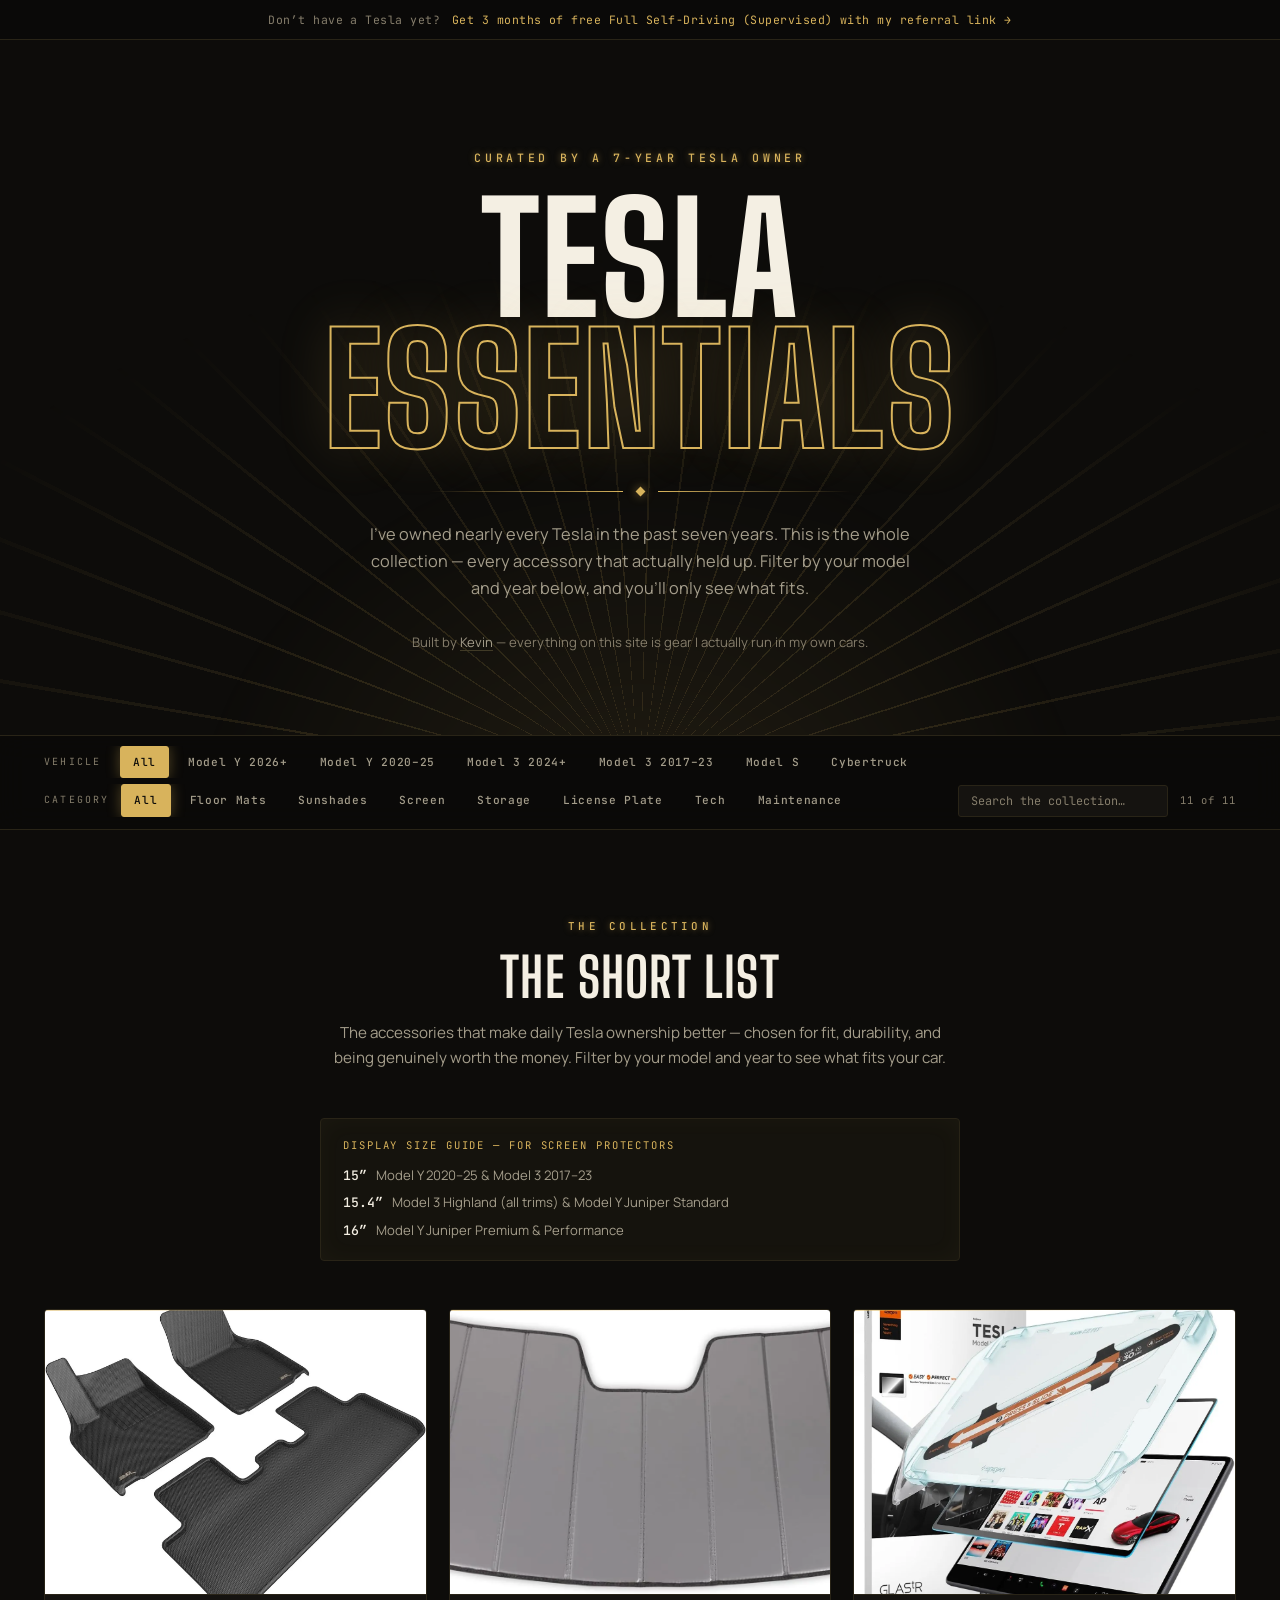
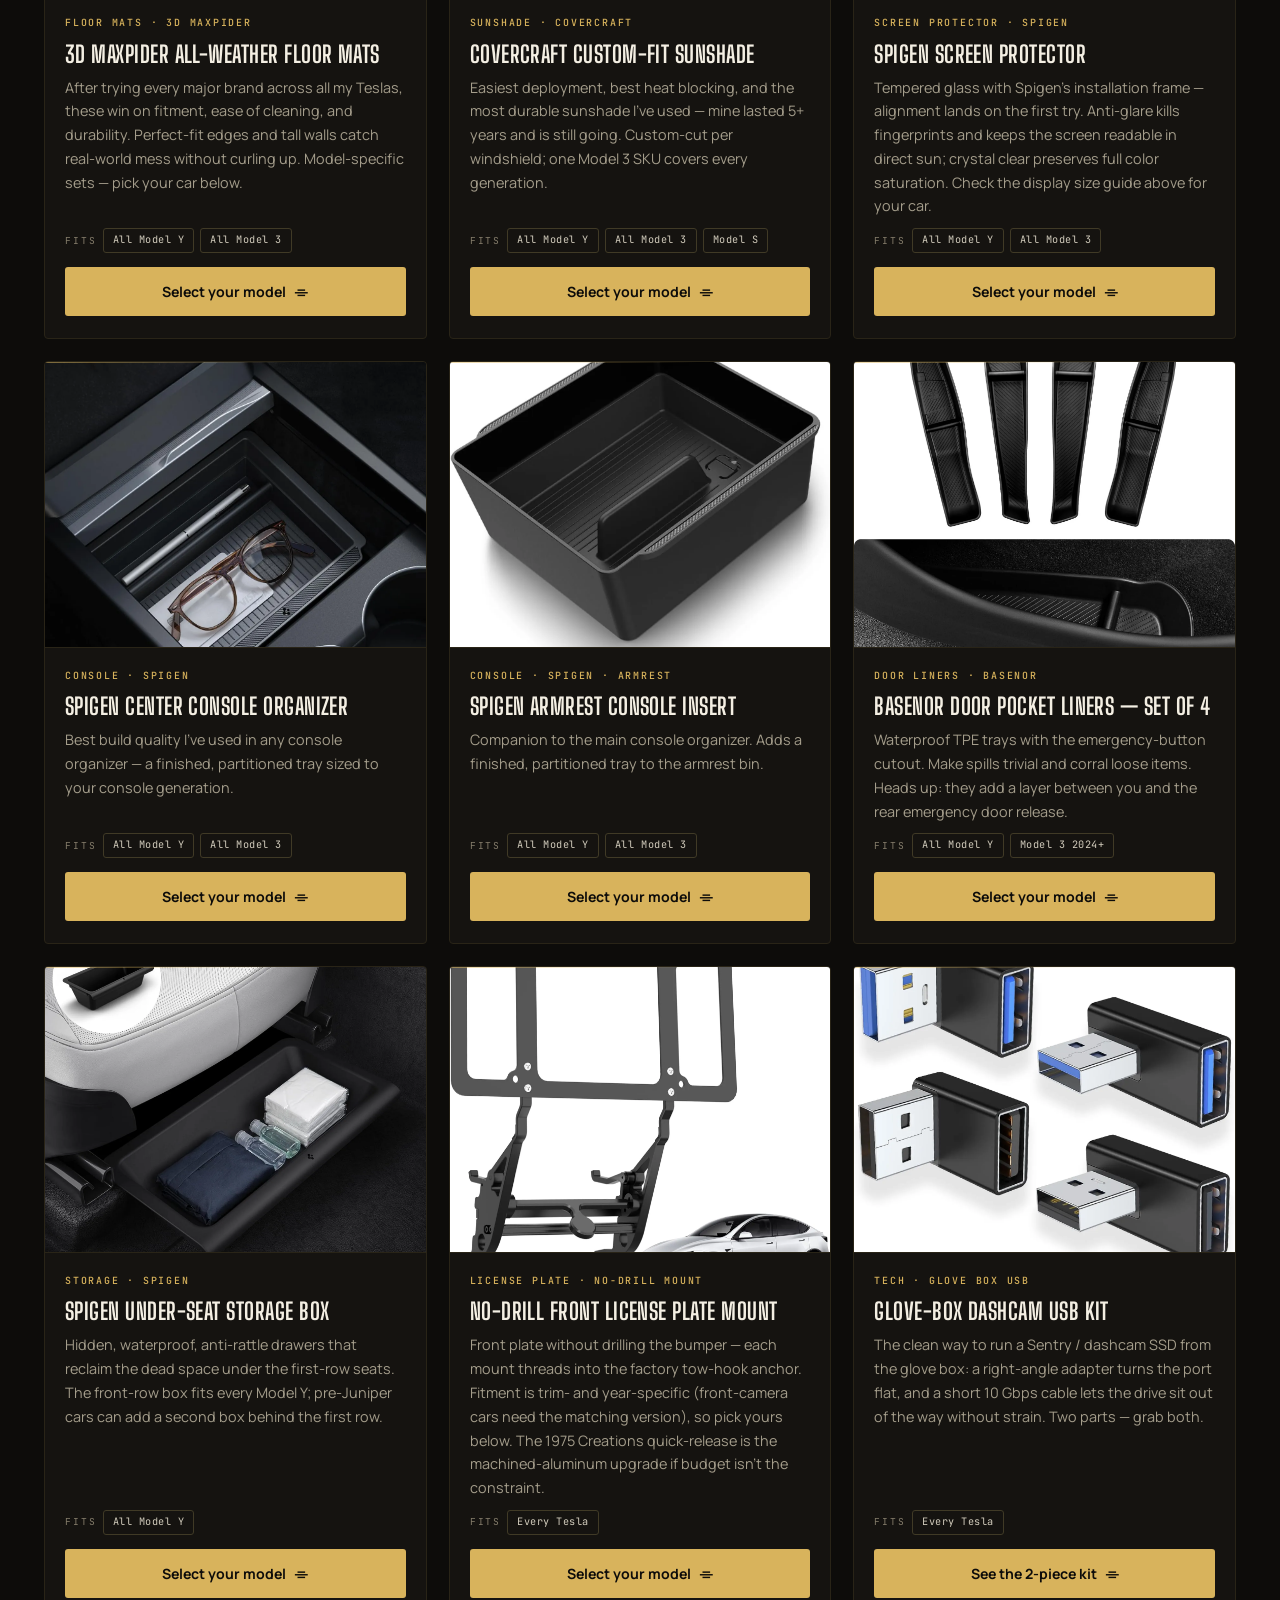
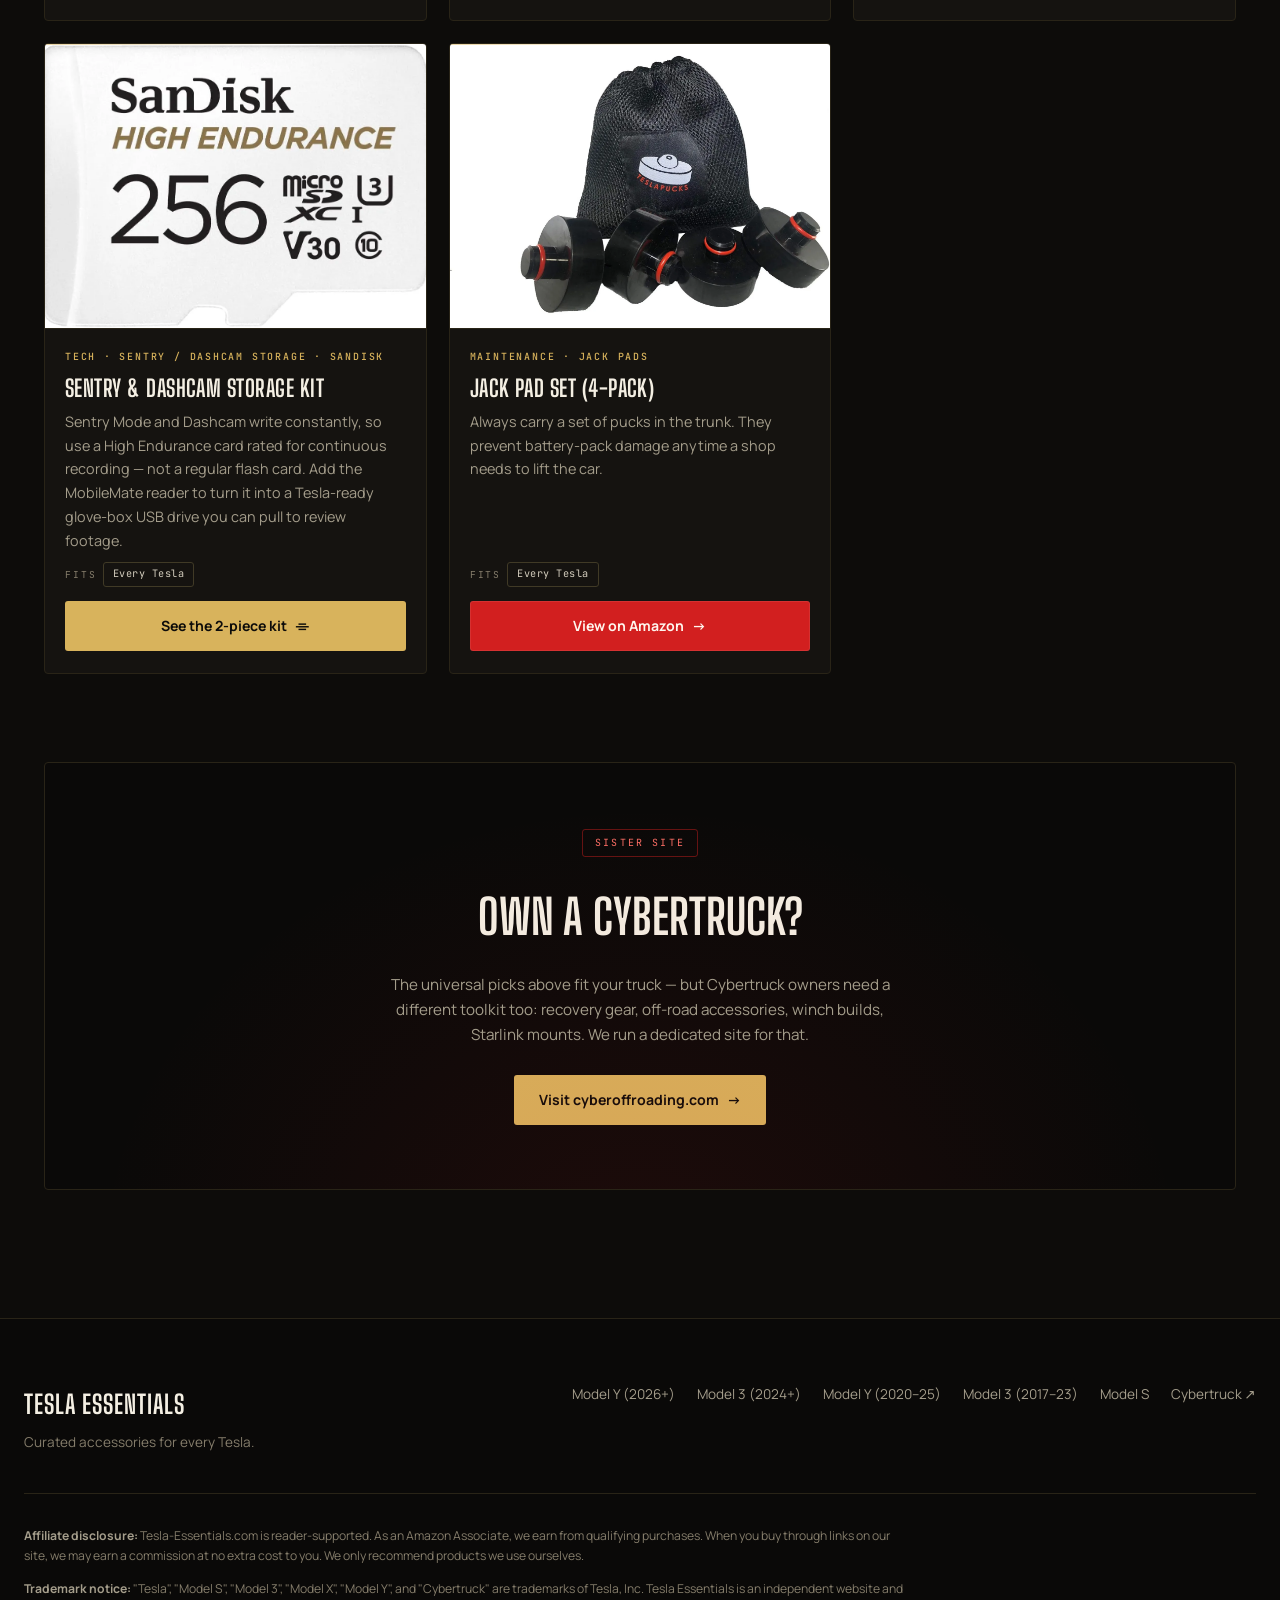
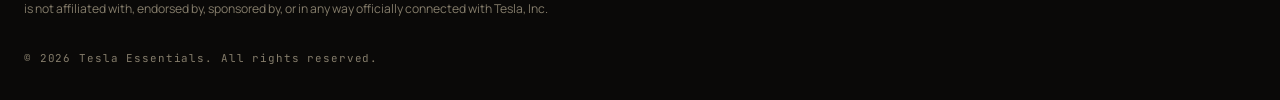
<file: index.html>
<!DOCTYPE html>
<html lang="en">
<head>
  <meta charset="UTF-8">
  <meta name="viewport" content="width=device-width, initial-scale=1.0, viewport-fit=cover">
  <meta name="theme-color" content="#0d0c0a">

  <title>Tesla Essentials — Best Accessories for Model 3, Y, S, X &amp; Cybertruck</title>
  <meta name="description" content="The essential accessories for every Tesla Model 3, Model Y, Model S, Model X, and Cybertruck — floor mats, sunshades, screen protectors, console organizers, jack pads. Curated by a 7-year Tesla owner.">
  <link rel="canonical" href="https://tesla-essentials.com/">

  <!-- Open Graph -->
  <meta property="og:type" content="website">
  <meta property="og:url" content="https://tesla-essentials.com/">
  <meta property="og:title" content="Tesla Essentials — Best Accessories for Model 3, Y, S, X &amp; Cybertruck">
  <meta property="og:description" content="The essential accessories for every Tesla. Floor mats, sunshades, screen protectors, jack pads — handpicked by a 7-year Tesla owner.">
  <meta property="og:image" content="https://tesla-essentials.com/images/brand/og-image.jpg">
  <meta property="og:image:width" content="1200">
  <meta property="og:image:height" content="630">
  <meta property="og:image:alt" content="Tesla Essentials — curated accessories for every Model 3, Y, S and Cybertruck">
  <meta property="og:site_name" content="Tesla Essentials">

  <!-- Twitter Card -->
  <meta name="twitter:card" content="summary_large_image">
  <meta name="twitter:title" content="Tesla Essentials — Best Accessories for Every Tesla">
  <meta name="twitter:description" content="Floor mats, sunshades, screen protectors, jack pads — curated by a 7-year Tesla owner.">
  <meta name="twitter:image" content="https://tesla-essentials.com/images/brand/og-image.jpg">

  <!-- Favicon -->
  <link rel="icon" href="/favicon.ico" sizes="any">
  <link rel="apple-touch-icon" href="/apple-touch-icon.png">

  <!-- Fonts -->
  <link rel="preconnect" href="https://fonts.googleapis.com">
  <link rel="preconnect" href="https://fonts.gstatic.com" crossorigin>
  <link href="https://fonts.googleapis.com/css2?family=Big+Shoulders+Display:wght@600;700;800&family=Manrope:wght@400;500;600;700&family=JetBrains+Mono:wght@400;500&display=swap" rel="stylesheet">

  <!-- Stylesheet -->
  <link rel="stylesheet" href="css/style.css?v=20">

  <!-- JSON-LD: WebSite -->
  <script type="application/ld+json">
  {
    "@context": "https://schema.org",
    "@type": "WebSite",
    "name": "Tesla Essentials",
    "url": "https://tesla-essentials.com/",
    "description": "Curated essential accessories for Tesla Model 3, Y, S, X, and Cybertruck."
  }
  </script>

  <!-- JSON-LD: Organization -->
  <script type="application/ld+json">
  {
    "@context": "https://schema.org",
    "@type": "Organization",
    "name": "Tesla Essentials",
    "url": "https://tesla-essentials.com/",
    "description": "Independent guide to essential accessories for Tesla owners. Not affiliated with Tesla, Inc.",
    "sameAs": [
      "https://x.com/kchau"
    ],
    "founder": {
      "@type": "Person",
      "name": "Kevin",
      "sameAs": "https://x.com/kchau"
    }
  }
  </script>

  <!-- JSON-LD: ItemList of model views -->
  <script type="application/ld+json">
  {
    "@context": "https://schema.org",
    "@type": "ItemList",
    "name": "Tesla accessories by model",
    "itemListElement": [
      { "@type": "ListItem", "position": 1, "name": "Model Y (2026+) accessories", "url": "https://tesla-essentials.com/#y-2026" },
      { "@type": "ListItem", "position": 2, "name": "Model 3 (2024+) accessories", "url": "https://tesla-essentials.com/#m3-2024" },
      { "@type": "ListItem", "position": 3, "name": "Model Y (2020–25) accessories", "url": "https://tesla-essentials.com/#y-2020" },
      { "@type": "ListItem", "position": 4, "name": "Model 3 (2017–23) accessories", "url": "https://tesla-essentials.com/#m3-2017" },
      { "@type": "ListItem", "position": 5, "name": "Model S accessories", "url": "https://tesla-essentials.com/#model-s" },
      { "@type": "ListItem", "position": 6, "name": "Cybertruck accessories", "url": "https://tesla-essentials.com/#cybertruck" }
    ]
  }
  </script>
</head>
<body>

  <a class="skip-link" href="#collection">Skip to the collection</a>

  <!-- ============================================================
       REFERRAL STRIP — Tesla referral perk for not-yet-owners
       ============================================================ -->
  <a class="referral-bar" href="https://ts.la/kevin29568" target="_blank" rel="nofollow sponsored noopener noreferrer">
    <span class="referral-bar__inner">
      <span class="referral-bar__q">Don&rsquo;t have a Tesla yet?</span>
      <span class="referral-bar__offer">Get 3 months of free Full Self-Driving (Supervised) with my referral&nbsp;link&nbsp;<span class="referral-bar__arrow" aria-hidden="true">&rarr;</span></span>
    </span>
  </a>

  <!-- ============================================================
       HERO — sunburst marquee
       ============================================================ -->
  <header class="hero" role="banner">
    <div class="hero__rays" aria-hidden="true"></div>
    <div class="hero__content">
      <p class="hero__eyebrow">Curated by a 7-year Tesla owner</p>
      <h1 class="hero__title"><span class="hero__title-line1">Tesla</span> <span class="hero__title-line2">Essentials</span></h1>
      <div class="deco-rule" aria-hidden="true"><span class="deco-rule__diamond"></span></div>
      <p class="hero__sub">I&rsquo;ve owned nearly every Tesla in the past seven years. This is the whole collection &mdash; every accessory that actually held up. Filter by your model and year below, and you&rsquo;ll only see what fits.</p>
      <p class="hero__owner">Built by <a href="https://x.com/kchau" target="_blank" rel="noopener noreferrer">Kevin</a> &mdash; everything on this site is gear I actually run in my own cars.</p>
    </div>
  </header>

  <!-- ============================================================
       STICKY TOOLBAR — vehicle + category filters, search
       ============================================================ -->
  <div class="toolbar" id="toolbar">
    <div class="toolbar__inner">
      <div class="toolbar__row toolbar__row--vehicles" role="group" aria-label="Filter by vehicle">
        <span class="toolbar__label" aria-hidden="true">Vehicle</span>
        <button class="filter-chip is-active" type="button" data-vehicle="all" aria-pressed="true">All</button>
        <button class="filter-chip" type="button" data-vehicle="y26" aria-pressed="false">Model Y 2026+</button>
        <button class="filter-chip" type="button" data-vehicle="y20" aria-pressed="false">Model Y 2020–25</button>
        <button class="filter-chip" type="button" data-vehicle="m324" aria-pressed="false">Model 3 2024+</button>
        <button class="filter-chip" type="button" data-vehicle="m317" aria-pressed="false">Model 3 2017–23</button>
        <button class="filter-chip" type="button" data-vehicle="s" aria-pressed="false">Model S</button>
        <button class="filter-chip" type="button" data-vehicle="ct" aria-pressed="false">Cybertruck</button>
      </div>
      <div class="toolbar__row toolbar__row--categories">
        <div class="toolbar__cats" role="group" aria-label="Filter by category">
          <span class="toolbar__label" aria-hidden="true">Category</span>
          <button class="filter-chip is-active" type="button" data-cat="all" aria-pressed="true">All</button>
          <button class="filter-chip" type="button" data-cat="mats" aria-pressed="false">Floor Mats</button>
          <button class="filter-chip" type="button" data-cat="shade" aria-pressed="false">Sunshades</button>
          <button class="filter-chip" type="button" data-cat="screen" aria-pressed="false">Screen</button>
          <button class="filter-chip" type="button" data-cat="storage" aria-pressed="false">Storage</button>
          <button class="filter-chip" type="button" data-cat="plate" aria-pressed="false">License Plate</button>
          <button class="filter-chip" type="button" data-cat="tech" aria-pressed="false">Tech</button>
          <button class="filter-chip" type="button" data-cat="maint" aria-pressed="false">Maintenance</button>
        </div>
        <div class="toolbar__search">
          <label class="sr-only" for="search">Search the collection</label>
          <input type="search" id="search" placeholder="Search the collection&hellip;" autocomplete="off">
          <span class="toolbar__count" aria-live="polite" id="count">11 of 11</span>
        </div>
      </div>
    </div>
  </div>

  <main id="main">

    <!-- ============================================================
         THE COLLECTION — one grid, filtered by vehicle / category / search
         ============================================================ -->
    <section id="collection" class="section" aria-labelledby="collection-title">
      <div class="section__header">
        <p class="section__eyebrow">The Collection</p>
        <h2 id="collection-title">The short list</h2>
        <p class="section__intro">The accessories that make daily Tesla ownership better &mdash; chosen for fit, durability, and being genuinely worth the money. Filter by your model and year to see what fits your car.</p>
      </div>

      <aside class="guide-plaque" aria-label="Center display size guide">
        <p class="guide-plaque__title">Display size guide <span aria-hidden="true">&mdash;</span> for screen protectors</p>
        <ul>
          <li><strong>15&Prime;</strong> Model Y 2020–25 &amp; Model 3 2017–23</li>
          <li><strong>15.4&Prime;</strong> Model 3 Highland (all trims) &amp; Model Y Juniper Standard</li>
          <li><strong>16&Prime;</strong> Model Y Juniper Premium &amp; Performance</li>
        </ul>
      </aside>

      <div class="product-grid" id="grid">

        <!-- ─────────── FLOOR MATS ─────────── -->

        <article class="product-card" data-fits="y26 y20 m324 m317" data-cat="mats">
          <div class="product-card__image">
            <picture>
              <source srcset="images/products/floor-mats-new-my/photo-1600.webp" type="image/webp">
              <img src="images/products/floor-mats-new-my/photo-1600.jpg" alt="3D MAXpider all-weather floor mats for Tesla Model 3 and Model Y" loading="lazy" width="400" height="300">
            </picture>
          </div>
          <div class="product-card__info">
            <p class="product-card__kicker">Floor Mats &middot; 3D MAXpider</p>
            <h3>3D MAXpider All-Weather Floor Mats</h3>
            <p class="product-card__review">After trying every major brand across all my Teslas, these win on fitment, ease of cleaning, and durability. Perfect-fit edges and tall walls catch real-world mess without curling up. Model-specific sets &mdash; pick your car below.</p>
            <p class="product-card__fits"><span class="product-card__fits-label">Fits</span> <span class="fit-chip">All Model Y</span> <span class="fit-chip">All Model 3</span></p>
            <p class="product-card__ctas-label">Select your model</p>
            <div class="product-card__ctas">
              <a href="https://amzn.to/493FJTx" class="cta-button" target="_blank" rel="nofollow sponsored noopener noreferrer">Model Y 2026+</a>
              <a href="https://amzn.to/423Vk1D" class="cta-button" target="_blank" rel="nofollow sponsored noopener noreferrer">Model Y 2020–25</a>
              <a href="https://amzn.to/4vXu8iE" class="cta-button" target="_blank" rel="nofollow sponsored noopener noreferrer">Model 3 2024+</a>
              <a href="https://amzn.to/48x6NdM" class="cta-button" target="_blank" rel="nofollow sponsored noopener noreferrer">Model 3 2017–23</a>
            </div>
          </div>
        </article>

        <!-- ─────────── SUNSHADES ─────────── -->

        <article class="product-card" data-fits="y26 y20 m324 m317 s" data-cat="shade">
          <div class="product-card__image">
            <picture>
              <source srcset="images/products/sunshade-new-my/photo-1600.webp" type="image/webp">
              <img src="images/products/sunshade-new-my/photo-1600.jpg" alt="Covercraft custom-fit windshield sunshade for Tesla" loading="lazy" width="400" height="300">
            </picture>
          </div>
          <div class="product-card__info">
            <p class="product-card__kicker">Sunshade &middot; Covercraft</p>
            <h3>Covercraft Custom-Fit Sunshade</h3>
            <p class="product-card__review">Easiest deployment, best heat blocking, and the most durable sunshade I&rsquo;ve used &mdash; mine lasted 5+ years and is still going. Custom-cut per windshield; one Model 3 SKU covers every generation.</p>
            <p class="product-card__fits"><span class="product-card__fits-label">Fits</span> <span class="fit-chip">All Model Y</span> <span class="fit-chip">All Model 3</span> <span class="fit-chip">Model S</span></p>
            <p class="product-card__ctas-label">Select your model</p>
            <div class="product-card__ctas">
              <a href="https://amzn.to/4cBZWSJ" class="cta-button" target="_blank" rel="nofollow sponsored noopener noreferrer">Model Y 2026+</a>
              <a href="https://amzn.to/4cFjQwg" class="cta-button" target="_blank" rel="nofollow sponsored noopener noreferrer">Model Y 2020–25</a>
              <a href="https://amzn.to/4mZHLtI" class="cta-button" target="_blank" rel="nofollow sponsored noopener noreferrer">Model 3 &middot; all years</a>
              <a href="https://www.amazon.com/dp/B00DK1BJVA?tag=kchau06-20" class="cta-button" target="_blank" rel="nofollow sponsored noopener noreferrer">Model S &middot; all years</a>
            </div>
          </div>
        </article>

        <!-- ─────────── SCREEN PROTECTION ─────────── -->

        <article class="product-card" data-fits="y26 y20 m324 m317" data-cat="screen">
          <div class="product-card__image">
            <picture>
              <source srcset="images/products/screen-15-4-anti/photo-1600.webp" type="image/webp">
              <img src="images/products/screen-15-4-anti/photo-1600.jpg" alt="Spigen tempered glass screen protector for Tesla center displays" loading="lazy" width="400" height="300">
            </picture>
          </div>
          <div class="product-card__info">
            <p class="product-card__kicker">Screen Protector &middot; Spigen</p>
            <h3>Spigen Screen Protector</h3>
            <p class="product-card__review">Tempered glass with Spigen&rsquo;s installation frame &mdash; alignment lands on the first try. Anti-glare kills fingerprints and keeps the screen readable in direct sun; crystal clear preserves full color saturation. Check the display size guide above for your car.</p>
            <p class="product-card__fits"><span class="product-card__fits-label">Fits</span> <span class="fit-chip">All Model Y</span> <span class="fit-chip">All Model 3</span></p>
            <p class="product-card__ctas-label">Select your model</p>
            <div class="product-card__ctas">
              <a href="https://amzn.to/3QAX6Vu" class="cta-button" data-note="Model Y 2026+ Standard &middot; Model 3 2024+" target="_blank" rel="nofollow sponsored noopener noreferrer">Anti-Glare &middot; 15.4&Prime;</a>
              <a href="https://amzn.to/4n0kEiH" class="cta-button" data-note="Model Y 2026+ Standard &middot; Model 3 2024+" target="_blank" rel="nofollow sponsored noopener noreferrer">Crystal Clear &middot; 15.4&Prime;</a>
              <a href="https://amzn.to/4mTdz3i" class="cta-button" data-note="Model Y 2026+ Premium &amp; Performance" target="_blank" rel="nofollow sponsored noopener noreferrer">16&Prime; display</a>
              <a href="https://amzn.to/3QtvZM7" class="cta-button" data-note="Model Y 2020–25 &middot; Model 3 2017–23" target="_blank" rel="nofollow sponsored noopener noreferrer">Crystal Clear &middot; 15&Prime;</a>
            </div>
          </div>
        </article>

        <!-- ─────────── CONSOLE & STORAGE ─────────── -->

        <article class="product-card" data-fits="y26 y20 m324 m317" data-cat="storage">
          <div class="product-card__image">
            <picture>
              <source srcset="images/products/organizer-new/photo-1600.webp" type="image/webp">
              <img src="images/products/organizer-new/photo-1600.jpg" alt="Spigen center console organizer for Tesla Model Y and Model 3" loading="lazy" width="400" height="300">
            </picture>
          </div>
          <div class="product-card__info">
            <p class="product-card__kicker">Console &middot; Spigen</p>
            <h3>Spigen Center Console Organizer</h3>
            <p class="product-card__review">Best build quality I&rsquo;ve used in any console organizer &mdash; a finished, partitioned tray sized to your console generation.</p>
            <p class="product-card__fits"><span class="product-card__fits-label">Fits</span> <span class="fit-chip">All Model Y</span> <span class="fit-chip">All Model 3</span></p>
            <p class="product-card__ctas-label">Select your model</p>
            <div class="product-card__ctas">
              <a href="https://amzn.to/42zONff" class="cta-button" target="_blank" rel="nofollow sponsored noopener noreferrer">New console &middot; 2024+</a>
              <a href="https://amzn.to/4t0RBwE" class="cta-button" target="_blank" rel="nofollow sponsored noopener noreferrer">Classic console &middot; 2017–25</a>
            </div>
          </div>
        </article>

        <article class="product-card" data-fits="y26 y20 m324 m317" data-cat="storage">
          <div class="product-card__image">
            <picture>
              <source srcset="images/products/organizer-armrest-new/photo-1600.webp" type="image/webp">
              <img src="images/products/organizer-armrest-new/photo-1600.jpg" alt="Spigen armrest console insert for Tesla Model Y and Model 3" loading="lazy" width="400" height="300">
            </picture>
          </div>
          <div class="product-card__info">
            <p class="product-card__kicker">Console &middot; Spigen &middot; Armrest</p>
            <h3>Spigen Armrest Console Insert</h3>
            <p class="product-card__review">Companion to the main console organizer. Adds a finished, partitioned tray to the armrest bin.</p>
            <p class="product-card__fits"><span class="product-card__fits-label">Fits</span> <span class="fit-chip">All Model Y</span> <span class="fit-chip">All Model 3</span></p>
            <p class="product-card__ctas-label">Select your model</p>
            <div class="product-card__ctas">
              <a href="https://amzn.to/499UFPV" class="cta-button" target="_blank" rel="nofollow sponsored noopener noreferrer">New console &middot; 2024+</a>
              <a href="https://amzn.to/3OKDf5I" class="cta-button" target="_blank" rel="nofollow sponsored noopener noreferrer">Classic console &middot; 2017–25</a>
            </div>
          </div>
        </article>

        <article class="product-card" data-fits="y26 m324 y20" data-cat="storage">
          <div class="product-card__image">
            <picture>
              <source srcset="images/products/door-liner-new-my/photo-1600.webp" type="image/webp">
              <img src="images/products/door-liner-new-my/photo-1600.jpg" alt="BASENOR door pocket liners for Tesla Model Y and Model 3" loading="lazy" width="400" height="300">
            </picture>
          </div>
          <div class="product-card__info">
            <p class="product-card__kicker">Door Liners &middot; BASENOR</p>
            <h3>BASENOR Door Pocket Liners &mdash; Set of 4</h3>
            <p class="product-card__review">Waterproof TPE trays with the emergency-button cutout. Make spills trivial and corral loose items. Heads up: they add a layer between you and the rear emergency door release.</p>
            <p class="product-card__fits"><span class="product-card__fits-label">Fits</span> <span class="fit-chip">All Model Y</span> <span class="fit-chip">Model 3 2024+</span></p>
            <p class="product-card__ctas-label">Select your model</p>
            <div class="product-card__ctas">
              <a href="https://amzn.to/3OTAPl7" class="cta-button" target="_blank" rel="nofollow sponsored noopener noreferrer">Model Y 2026+</a>
              <a href="https://amzn.to/425knRV" class="cta-button" target="_blank" rel="nofollow sponsored noopener noreferrer">Model Y 2020–25</a>
              <a href="https://amzn.to/4vXWl9c" class="cta-button" target="_blank" rel="nofollow sponsored noopener noreferrer">Model 3 2024+</a>
            </div>
          </div>
        </article>

        <article class="product-card" data-fits="y26 y20" data-cat="storage">
          <div class="product-card__image">
            <picture>
              <source srcset="images/products/storage-front-my/photo-1600.webp" type="image/webp">
              <img src="images/products/storage-front-my/photo-1600.jpg" alt="Spigen under-seat storage box for Tesla Model Y" loading="lazy" width="400" height="300">
            </picture>
          </div>
          <div class="product-card__info">
            <p class="product-card__kicker">Storage &middot; Spigen</p>
            <h3>Spigen Under-Seat Storage Box</h3>
            <p class="product-card__review">Hidden, waterproof, anti-rattle drawers that reclaim the dead space under the first-row seats. The front-row box fits every Model Y; pre-Juniper cars can add a second box behind the first row.</p>
            <p class="product-card__fits"><span class="product-card__fits-label">Fits</span> <span class="fit-chip">All Model Y</span></p>
            <p class="product-card__ctas-label">Select your model</p>
            <div class="product-card__ctas" data-picker="fit">
              <a href="https://amzn.to/4tKLcHo" class="cta-button" data-fits="y26 y20" data-note="Front row &middot; all Model Y" target="_blank" rel="nofollow sponsored noopener noreferrer">Front row</a>
              <a href="https://amzn.to/4vXWtFI" class="cta-button" data-fits="y20" data-note="Rear of first row &middot; 2020–25 only" target="_blank" rel="nofollow sponsored noopener noreferrer">Rear of first row</a>
            </div>
          </div>
        </article>

        <!-- ─────────── LICENSE PLATE ─────────── -->

        <article class="product-card" data-fits="y26 y20 m324 m317 s ct" data-cat="plate">
          <div class="product-card__image">
            <picture>
              <source srcset="images/products/plate-new-my/photo-1600.webp" type="image/webp">
              <img src="images/products/plate-new-my/photo-1600.jpg" alt="No-drill front license plate mount for Tesla" loading="lazy" width="400" height="300">
            </picture>
          </div>
          <div class="product-card__info">
            <p class="product-card__kicker">License Plate &middot; No-Drill Mount</p>
            <h3>No-Drill Front License Plate Mount</h3>
            <p class="product-card__review">Front plate without drilling the bumper &mdash; each mount threads into the factory tow-hook anchor. Fitment is trim- and year-specific (front-camera cars need the matching version), so pick yours below. The 1975 Creations quick-release is the machined-aluminum upgrade if budget isn&rsquo;t the constraint.</p>
            <p class="product-card__fits"><span class="product-card__fits-label">Fits</span> <span class="fit-chip">Every Tesla</span></p>
            <p class="product-card__ctas-label">Select your model</p>
            <div class="product-card__ctas" data-picker="fit">
              <a href="https://amzn.to/4tDyHx3" class="cta-button" data-fits="y26" data-note="Juniper Premium trim only" target="_blank" rel="nofollow sponsored noopener noreferrer">Model Y 2026+</a>
              <a href="https://amzn.to/41XksHn" class="cta-button" data-fits="y20" data-note="Height-adjustable, pre-Juniper" target="_blank" rel="nofollow sponsored noopener noreferrer">Model Y 2020–25</a>
              <a href="https://amzn.to/3R5YOya" class="cta-button" data-fits="m324" data-note="2024–25 Highland &middot; no front camera" target="_blank" rel="nofollow sponsored noopener noreferrer">Model 3 2024–25 (no cam)</a>
              <a href="https://amzn.to/3QyHa6c" class="cta-button" data-fits="m324" data-note="2026+ Standard &amp; Premium &middot; lockable" target="_blank" rel="nofollow sponsored noopener noreferrer">Model 3 2026+ Std / Premium</a>
              <a href="https://amzn.to/4eQhGuV" class="cta-button" data-fits="m324" data-note="2026+ Performance bumper only" target="_blank" rel="nofollow sponsored noopener noreferrer">Model 3 2026+ Performance</a>
              <a href="https://amzn.to/4tGxvsU" class="cta-button" data-fits="m317" data-note="Height-adjustable, pre-Highland" target="_blank" rel="nofollow sponsored noopener noreferrer">Model 3 2017–23</a>
              <a href="https://www.1975creations.com/" class="cta-button" data-fits="y26 y20 m324 m317 s ct" data-note="Premium &middot; machined aluminum, USA-made &middot; model-specific kits for every Tesla" target="_blank" rel="nofollow sponsored noopener noreferrer">1975 Creations (premium)</a>
            </div>
          </div>
        </article>

        <!-- ─────────── TECH ─────────── -->

        <article class="product-card" data-fits="y26 y20 m324 m317 s ct" data-cat="tech">
          <div class="product-card__image">
            <picture>
              <source srcset="images/products/usb-right-angle/photo-1600.webp" type="image/webp">
              <img src="images/products/usb-right-angle/photo-1600.jpg" alt="Glove-box USB adapter and cable kit for Tesla dashcam" loading="lazy" width="400" height="300">
            </picture>
          </div>
          <div class="product-card__info">
            <p class="product-card__kicker">Tech &middot; Glove Box USB</p>
            <h3>Glove-Box Dashcam USB Kit</h3>
            <p class="product-card__review">The clean way to run a Sentry / dashcam SSD from the glove box: a right-angle adapter turns the port flat, and a short 10&nbsp;Gbps cable lets the drive sit out of the way without strain. Two parts &mdash; grab both.</p>
            <p class="product-card__fits"><span class="product-card__fits-label">Fits</span> <span class="fit-chip">Every Tesla</span></p>
            <p class="product-card__ctas-label">Two-part kit</p>
            <div class="product-card__ctas" data-picker="kit">
              <a href="https://amzn.to/4txj3TU" class="cta-button" data-fits="y26 y20 m324 m317 s ct" data-note="AreMe right-angle USB-A adapter &middot; 4-pack" target="_blank" rel="nofollow sponsored noopener noreferrer">90&deg; Adapter</a>
              <a href="https://amzn.to/4t0SmG0" class="cta-button" data-fits="y26 y20 m324 m317 s ct" data-note="Afterplug 5.5&Prime; USB-A → USB-C &middot; 10 Gbps" target="_blank" rel="nofollow sponsored noopener noreferrer">Short Cable</a>
            </div>
          </div>
        </article>

        <article class="product-card" data-fits="y26 y20 m324 m317 s ct" data-cat="tech">
          <div class="product-card__image">
            <picture>
              <source srcset="images/products/microsd-high-endurance/photo-1600.webp" type="image/webp">
              <img src="images/products/microsd-high-endurance/photo-1600.jpg" alt="SanDisk High Endurance microSD card and reader kit for Tesla Sentry Mode" loading="lazy" width="400" height="300">
            </picture>
          </div>
          <div class="product-card__info">
            <p class="product-card__kicker">Tech &middot; Sentry / Dashcam Storage &middot; SanDisk</p>
            <h3>Sentry &amp; Dashcam Storage Kit</h3>
            <p class="product-card__review">Sentry Mode and Dashcam write constantly, so use a High Endurance card rated for continuous recording &mdash; not a regular flash card. Add the MobileMate reader to turn it into a Tesla-ready glove-box USB drive you can pull to review footage.</p>
            <p class="product-card__fits"><span class="product-card__fits-label">Fits</span> <span class="fit-chip">Every Tesla</span></p>
            <p class="product-card__ctas-label">Two-part kit</p>
            <div class="product-card__ctas" data-picker="kit">
              <a href="https://amzn.to/44aVvcB" class="cta-button" data-fits="y26 y20 m324 m317 s ct" data-note="SanDisk High Endurance card &middot; leave it in the car" target="_blank" rel="nofollow sponsored noopener noreferrer">MicroSD Card</a>
              <a href="https://amzn.to/3QSl8vH" class="cta-button" data-fits="y26 y20 m324 m317 s ct" data-note="SanDisk MobileMate USB 3.0 reader" target="_blank" rel="nofollow sponsored noopener noreferrer">Card Reader</a>
            </div>
          </div>
        </article>

        <!-- ─────────── MAINTENANCE ─────────── -->

        <article class="product-card" data-fits="y26 y20 m324 m317 s ct" data-cat="maint">
          <div class="product-card__image">
            <picture>
              <source srcset="images/products/jack-pads/photo-1600.webp" type="image/webp">
              <img src="images/products/jack-pads/photo-1600.jpg" alt="Tesla jack pad pucks set for safe lifting" loading="lazy" width="400" height="300">
            </picture>
          </div>
          <div class="product-card__info">
            <p class="product-card__kicker">Maintenance &middot; Jack Pads</p>
            <h3>Jack Pad Set (4-Pack)</h3>
            <p class="product-card__review">Always carry a set of pucks in the trunk. They prevent battery-pack damage anytime a shop needs to lift the car.</p>
            <p class="product-card__fits"><span class="product-card__fits-label">Fits</span> <span class="fit-chip">Every Tesla</span></p>
            <a href="https://amzn.to/4vRo3UV" class="cta-button" target="_blank" rel="nofollow sponsored noopener noreferrer">View on Amazon</a>
          </div>
        </article>

      </div>

      <div class="grid-empty" id="grid-empty" aria-live="polite" hidden>
        <p class="grid-empty__title">Nothing matches that view.</p>
        <p class="grid-empty__sub">Try a different search, or <button class="grid-empty__reset" type="button" id="reset-filters">show the full collection</button>.</p>
      </div>
    </section>

    <!-- ============================================================
         #cybertruck — cross-promo to sister site
         ============================================================ -->
    <section id="cybertruck-promo" class="section section--feature" aria-labelledby="cybertruck-heading">
      <div class="cybertruck-card">
        <div class="cybertruck-card__badge">Sister site</div>
        <h2 id="cybertruck-heading">Own a Cybertruck?</h2>
        <p class="cybertruck-card__lede">
          The universal picks above fit your truck &mdash; but Cybertruck owners need a different toolkit too: recovery gear, off-road accessories, winch builds, Starlink mounts. We run a dedicated site for that.
        </p>
        <a href="https://cyberoffroading.com/" target="_blank" rel="noopener" class="cta-button cta-button--gold">
          Visit cyberoffroading.com
        </a>
      </div>
    </section>

  </main>

  <!-- ============================================================
       FIT PICKER MODAL — populated from the triggering card
       ============================================================ -->
  <dialog class="fit-modal" id="fit-modal" aria-labelledby="fit-modal-title">
    <div class="fit-modal__panel">
      <button class="fit-modal__close" type="button" aria-label="Close" data-close>&times;</button>
      <p class="fit-modal__kicker" id="fit-modal-kicker"></p>
      <h2 class="fit-modal__title" id="fit-modal-title"></h2>
      <p class="fit-modal__intro" id="fit-modal-intro"></p>
      <ul class="fit-modal__options" id="fit-modal-options"></ul>
      <p class="fit-modal__foot">Opens on Amazon in a new tab</p>
    </div>
  </dialog>

  <!-- ============================================================
       BACK TO TOP
       ============================================================ -->
  <button class="back-to-top" aria-label="Back to top" type="button">
    <svg width="16" height="16" viewBox="0 0 16 16" fill="none" aria-hidden="true">
      <path d="M8 14V2M3 7l5-5 5 5" stroke="currentColor" stroke-width="1.6" stroke-linecap="round" stroke-linejoin="round"/>
    </svg>
  </button>

  <!-- ============================================================
       FOOTER
       ============================================================ -->
  <footer class="site-footer" role="contentinfo">
    <div class="site-footer__inner">
      <div class="site-footer__top">
        <div class="site-footer__brand">
          <p class="site-footer__logo">Tesla Essentials</p>
          <p class="site-footer__tagline">Curated accessories for every Tesla.</p>
        </div>
        <nav class="site-footer__links" aria-label="Footer">
          <a href="#y-2026">Model Y (2026+)</a>
          <a href="#m3-2024">Model 3 (2024+)</a>
          <a href="#y-2020">Model Y (2020–25)</a>
          <a href="#m3-2017">Model 3 (2017–23)</a>
          <a href="#model-s">Model S</a>
          <a href="https://cyberoffroading.com/" target="_blank" rel="noopener">Cybertruck ↗</a>
        </nav>
      </div>

      <div class="site-footer__disclaimer">
        <p><strong>Affiliate disclosure:</strong> Tesla-Essentials.com is reader-supported. As an Amazon Associate, we earn from qualifying purchases. When you buy through links on our site, we may earn a commission at no extra cost to you. We only recommend products we use ourselves.</p>
        <p><strong>Trademark notice:</strong> "Tesla", "Model S", "Model 3", "Model X", "Model Y", and "Cybertruck" are trademarks of Tesla, Inc. Tesla Essentials is an independent website and is not affiliated with, endorsed by, sponsored by, or in any way officially connected with Tesla, Inc.</p>
      </div>

      <p class="site-footer__copyright">&copy; <span id="year">2026</span> Tesla Essentials. All rights reserved.</p>
    </div>
  </footer>

  <script defer src="js/main.js?v=8"></script>
</body>
</html>
</file>
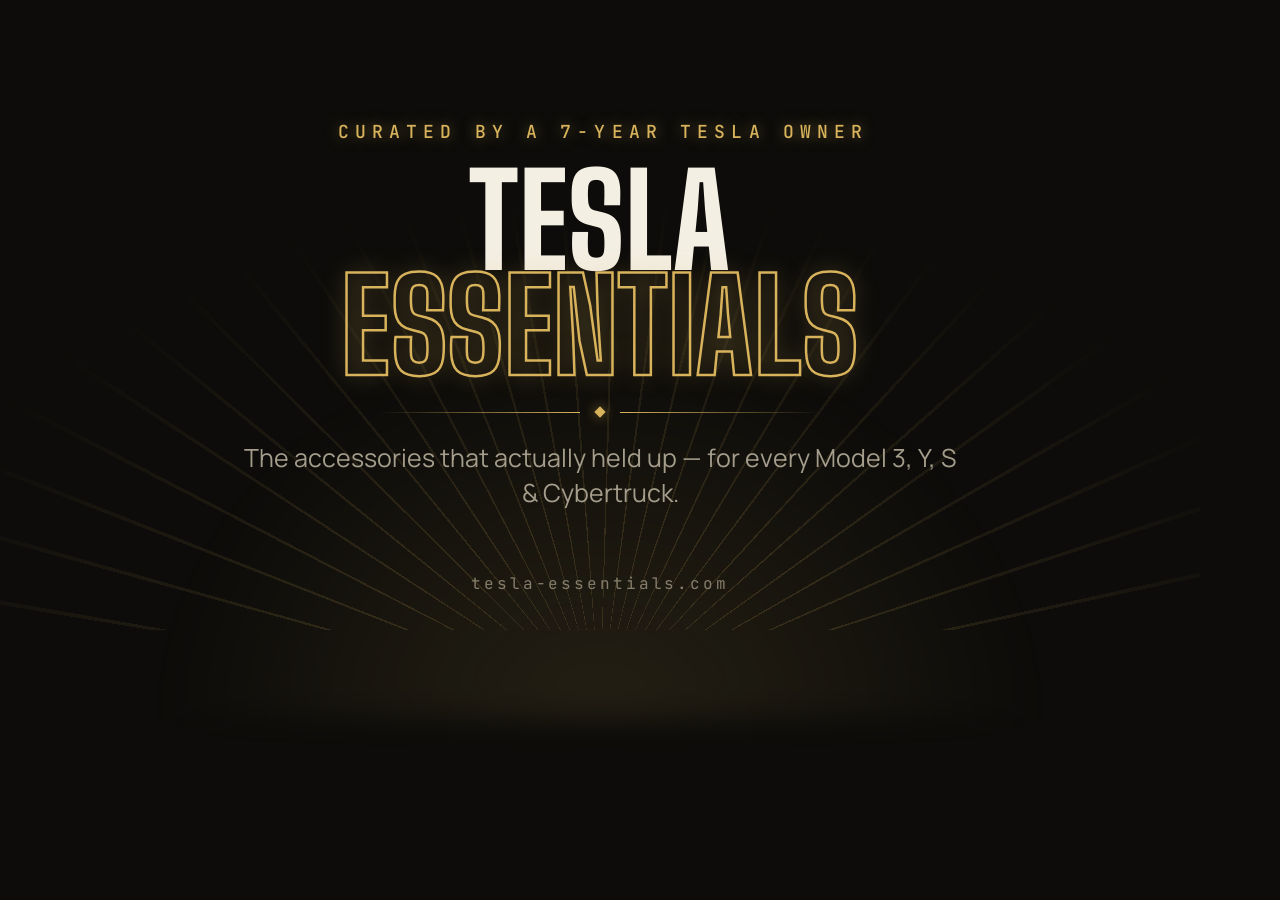
<file: images/brand/og-image.html>
<!DOCTYPE html>
<!--
  Source art-board for images/brand/og-image.jpg (1200x630 social card).
  Mirrors the site hero: onyx ground, champagne sunburst, stacked wordmark.
  Regenerate with:
    "/Applications/Google Chrome.app/Contents/MacOS/Google Chrome" --headless --screenshot=og.png --window-size=1200,630 --hide-scrollbars --virtual-time-budget=10000 file://$(pwd)/images/brand/og-image.html
    sips -s format jpeg -s formatOptions 90 og.png --out images/brand/og-image.jpg
-->
<html lang="en">
<head>
<meta charset="UTF-8">
<link rel="preconnect" href="https://fonts.googleapis.com">
<link rel="preconnect" href="https://fonts.gstatic.com" crossorigin>
<link href="https://fonts.googleapis.com/css2?family=Big+Shoulders+Display:wght@700;800&family=Manrope:wght@400;500&family=JetBrains+Mono:wght@400;500&display=swap" rel="stylesheet">
<style>
  * { margin: 0; padding: 0; box-sizing: border-box; }

  body {
    width: 1200px;
    height: 630px;
    overflow: hidden;
    position: relative;
    background: #0d0c0a;
    font-family: 'Manrope', sans-serif;
  }

  /* Champagne hairline rays fanning up from the horizon (matches .hero__rays) */
  .rays {
    position: absolute;
    inset: 0;
    background: repeating-conic-gradient(
      from 262deg at 50% 112%,
      rgba(216, 179, 92, 0.15) 0deg 0.4deg,
      transparent 0.4deg 5.85deg
    );
    -webkit-mask-image: radial-gradient(ellipse 82% 108% at 50% 112%, #000 26%, transparent 76%);
    mask-image: radial-gradient(ellipse 82% 108% at 50% 112%, #000 26%, transparent 76%);
  }

  /* Soft gold pool behind the headline */
  .pool {
    position: absolute;
    left: 50%;
    bottom: -14%;
    transform: translateX(-50%);
    width: 900px;
    height: 62%;
    background: radial-gradient(ellipse at 50% 100%, rgba(216, 179, 92, 0.12), transparent 70%);
    filter: blur(16px);
  }

  .content {
    position: absolute;
    inset: 0;
    display: flex;
    flex-direction: column;
    align-items: center;
    justify-content: center;
    text-align: center;
  }

  .eyebrow {
    font-family: 'JetBrains Mono', monospace;
    font-weight: 500;
    font-size: 18px;
    letter-spacing: 0.34em;
    text-transform: uppercase;
    color: #d8b35c;
    text-shadow: 0 0 14px rgba(216, 179, 92, 0.5);
    margin-bottom: 26px;
    padding-left: 0.34em;
  }

  .wordmark {
    font-family: 'Big Shoulders Display', sans-serif;
    font-weight: 800;
    text-transform: uppercase;
    line-height: 0.82;
    letter-spacing: 0.015em;
  }

  .wordmark .t { display: block; color: #f4efe3; font-size: 128px; }
  .wordmark .e {
    display: block;
    font-size: 128px;
    color: transparent;
    -webkit-text-stroke: 2.5px #d8b35c;
    text-shadow: 0 0 26px rgba(216, 179, 92, 0.22);
  }

  /* Deco rule ——◆—— */
  .rule {
    display: flex;
    align-items: center;
    justify-content: center;
    gap: 16px;
    width: 440px;
    margin: 30px 0 24px;
  }
  .rule .line { flex: 1; height: 1px; }
  .rule .line.l { background: linear-gradient(90deg, transparent, #d8b35c); }
  .rule .line.r { background: linear-gradient(90deg, #d8b35c, transparent); }
  .rule .diamond {
    width: 8px; height: 8px;
    background: #d8b35c;
    transform: rotate(45deg);
    box-shadow: 0 0 12px rgba(216, 179, 92, 0.6);
  }

  .tagline {
    font-size: 25px;
    line-height: 1.4;
    color: #a49d8b;
    max-width: 720px;
  }

  .domain {
    position: absolute;
    bottom: 36px;
    left: 50%;
    transform: translateX(-50%);
    font-family: 'JetBrains Mono', monospace;
    font-size: 16px;
    letter-spacing: 0.18em;
    color: #857d6b;
  }
</style>
</head>
<body>
  <div class="rays"></div>
  <div class="pool"></div>

  <div class="content">
    <p class="eyebrow">Curated by a 7-year Tesla owner</p>
    <h1 class="wordmark"><span class="t">Tesla</span><span class="e">Essentials</span></h1>
    <div class="rule"><span class="line l"></span><span class="diamond"></span><span class="line r"></span></div>
    <p class="tagline">The accessories that actually held up &mdash; for every Model&nbsp;3, Y, S &amp; Cybertruck.</p>
  </div>

  <p class="domain">tesla-essentials.com</p>
</body>
</html>
</file>
<file: css/style.css>
/* ============================================================
   TESLA ESSENTIALS — "Marquee" design system
   Futuristic art-deco: warm onyx ground, champagne signage,
   Tesla red reserved for action. Glow is earned.
   ============================================================ */

:root {
  /* Surfaces */
  --onyx:      #0d0c0a;   /* page ground */
  --lacquer:   #151310;   /* cards, panels */
  --vault:     #0a0908;   /* deep bands: referral, footer */

  /* Edges (gold-tinted hairlines) */
  --edge:        #292417;
  --edge-strong: #403a26;

  /* Text ramp */
  --ivory:  #f4efe3;   /* headings */
  --linen:  #d3cdbd;   /* body */
  --ash:    #a49d8b;   /* secondary copy */
  --mute:   #857d6b;   /* labels, meta */

  /* Champagne gold — signage, structure, active states */
  --gold:      #d8b35c;
  --gold-hot:  #f2d284;
  --gold-glow: rgba(216, 179, 92, 0.16);

  /* Tesla red — action only */
  --red:      #d21f1f;
  --red-hot:  #ef2f2a;
  --red-text: #ff6f66;

  /* Type */
  --font-display: 'Big Shoulders Display', 'Arial Narrow', sans-serif;
  --font-body:    'Manrope', system-ui, sans-serif;
  --font-mono:    'JetBrains Mono', ui-monospace, monospace;

  /* Layout */
  --max-w: 1240px;

  /* Motion */
  --ease:     cubic-bezier(0.25, 0.1, 0.25, 1);
  --ease-out: cubic-bezier(0.16, 1, 0.3, 1);

  /* Shadows */
  --shadow-md: 0 4px 16px rgba(0, 0, 0, 0.4);
  --shadow-lg: 0 14px 40px rgba(0, 0, 0, 0.5);
}

/* ============================================================
   RESET & BASE
   ============================================================ */

*, *::before, *::after { box-sizing: border-box; }

html {
  scroll-behavior: smooth;
  scroll-padding-top: 140px;
}

body {
  margin: 0;
  background: var(--onyx);
  color: var(--linen);
  font-family: var(--font-body);
  font-size: 1rem;
  line-height: 1.65;
  -webkit-font-smoothing: antialiased;
  text-rendering: optimizeLegibility;
}

img { max-width: 100%; display: block; }

h1, h2, h3 {
  font-family: var(--font-display);
  color: var(--ivory);
  text-transform: uppercase;
  margin: 0;
}

p { margin: 0; }

a { color: var(--gold); }
a:hover { color: var(--gold-hot); }

button {
  font: inherit;
  color: inherit;
  background: none;
  border: none;
  padding: 0;
  cursor: pointer;
}

:focus-visible {
  outline: 2px solid var(--gold);
  outline-offset: 2px;
  border-radius: 2px;
}

.sr-only {
  position: absolute;
  width: 1px; height: 1px;
  padding: 0; margin: -1px;
  overflow: hidden;
  clip: rect(0 0 0 0);
  white-space: nowrap;
  border: 0;
}

.skip-link {
  position: absolute;
  top: -48px;
  left: 16px;
  z-index: 300;
  background: var(--gold);
  color: var(--onyx);
  font-family: var(--font-mono);
  font-size: 0.78rem;
  padding: 10px 16px;
  border-radius: 3px;
  text-decoration: none;
  transition: top 160ms var(--ease);
}
.skip-link:focus { top: 12px; color: var(--onyx); }

/* ============================================================
   REFERRAL STRIP
   ============================================================ */

.referral-bar {
  display: block;
  background: var(--vault);
  border-bottom: 1px solid var(--edge);
  text-decoration: none;
  padding: 10px 20px;
  transition: background 160ms var(--ease);
}
.referral-bar:hover { background: #12100c; }

.referral-bar__inner {
  max-width: var(--max-w);
  margin: 0 auto;
  display: flex;
  flex-wrap: wrap;
  align-items: baseline;
  justify-content: center;
  gap: 4px 12px;
  font-family: var(--font-mono);
  font-size: 0.72rem;
  letter-spacing: 0.04em;
  text-align: center;
}

.referral-bar__q { color: var(--mute); }
.referral-bar__offer { color: var(--gold); }
.referral-bar:hover .referral-bar__offer { color: var(--gold-hot); }
.referral-bar__arrow { display: inline-block; transition: transform 160ms var(--ease); }
.referral-bar:hover .referral-bar__arrow { transform: translateX(3px); }

/* ============================================================
   HERO — sunburst marquee
   ============================================================ */

.hero {
  position: relative;
  isolation: isolate;
  overflow: hidden;
  padding: clamp(80px, 12vh, 140px) 24px clamp(64px, 9vh, 110px);
  text-align: center;
  border-bottom: 1px solid var(--edge);
}

/* Signature: champagne hairline rays fanning up from the horizon */
.hero__rays {
  position: absolute;
  inset: 0;
  z-index: -1;
  background: repeating-conic-gradient(
    from 262deg at 50% 108%,
    rgba(216, 179, 92, 0.13) 0deg 0.35deg,
    transparent 0.35deg 5.85deg
  );
  -webkit-mask-image: radial-gradient(ellipse 85% 100% at 50% 108%, #000 30%, transparent 78%);
  mask-image: radial-gradient(ellipse 85% 100% at 50% 108%, #000 30%, transparent 78%);
}

/* soft ambient pool behind the headline */
.hero__rays::after {
  content: '';
  position: absolute;
  left: 50%;
  bottom: -18%;
  transform: translateX(-50%);
  width: min(920px, 120vw);
  height: 60%;
  background: radial-gradient(ellipse at 50% 100%, rgba(216, 179, 92, 0.10), transparent 70%);
  filter: blur(14px);
}

.hero__content {
  max-width: 880px;
  margin: 0 auto;
  min-width: 0;
}

.hero__eyebrow {
  font-family: var(--font-mono);
  font-size: 0.72rem;
  font-weight: 500;
  letter-spacing: 0.32em;
  text-transform: uppercase;
  color: var(--gold);
  text-shadow: 0 0 0.6em rgba(216, 179, 92, 0.55);
  margin-bottom: 26px;
}

.hero__title {
  font-weight: 800;
  font-size: clamp(4.2rem, 14vw, 9.5rem);
  line-height: 0.86;
  letter-spacing: 0.015em;
  display: flex;
  flex-direction: column;
  align-items: center;
}

.hero__title-line1 { color: var(--ivory); }

.hero__title-line2 {
  color: transparent;
  -webkit-text-stroke: 2px var(--gold);
  text-shadow: 0 0 0.35em rgba(216, 179, 92, 0.18);
}

@supports not (-webkit-text-stroke: 2px black) {
  .hero__title-line2 { color: var(--gold); }
}

/* Deco rule: ——◆—— */
.deco-rule {
  display: flex;
  align-items: center;
  justify-content: center;
  gap: 14px;
  margin: 34px auto 26px;
  max-width: 420px;
}
.deco-rule::before,
.deco-rule::after {
  content: '';
  flex: 1;
  height: 1px;
  background: linear-gradient(90deg, transparent, var(--gold));
}
.deco-rule::after {
  background: linear-gradient(90deg, var(--gold), transparent);
}
.deco-rule__diamond {
  width: 7px;
  height: 7px;
  background: var(--gold);
  transform: rotate(45deg);
  box-shadow: 0 0 10px rgba(216, 179, 92, 0.6);
}

.hero__sub {
  max-width: 560px;
  margin: 0 auto;
  color: var(--ash);
  font-size: 1.02rem;
}

.hero__owner {
  margin-top: 30px;
  font-size: 0.82rem;
  color: var(--mute);
}
.hero__owner a {
  color: var(--ash);
  text-decoration-color: var(--edge-strong);
  text-underline-offset: 3px;
}
.hero__owner a:hover { color: var(--gold-hot); }

/* ============================================================
   STICKY TOOLBAR — filters + search
   ============================================================ */

.toolbar {
  position: sticky;
  top: 0;
  z-index: 100;
  background: rgba(10, 9, 8, 0.9);
  -webkit-backdrop-filter: blur(14px);
  backdrop-filter: blur(14px);
  border-bottom: 1px solid var(--edge);
  transition: box-shadow 300ms var(--ease);
}
.toolbar.is-stuck { box-shadow: var(--shadow-md); }

.toolbar__inner {
  max-width: var(--max-w);
  margin: 0 auto;
  padding: 10px 24px 12px;
  display: flex;
  flex-direction: column;
  gap: 6px;
}

.toolbar__row {
  display: flex;
  align-items: center;
  gap: 6px;
}

.toolbar__row--vehicles {
  overflow-x: auto;
  scrollbar-width: none;
  -webkit-mask-image: linear-gradient(90deg, #000 94%, transparent);
  mask-image: linear-gradient(90deg, #000 94%, transparent);
}
.toolbar__row--vehicles::-webkit-scrollbar { display: none; }

.toolbar__row--categories {
  justify-content: space-between;
  gap: 16px;
}

.toolbar__cats {
  display: flex;
  align-items: center;
  gap: 6px;
  overflow-x: auto;
  scrollbar-width: none;
  min-width: 0;
}
.toolbar__cats::-webkit-scrollbar { display: none; }

.toolbar__label {
  font-family: var(--font-mono);
  font-size: 0.62rem;
  letter-spacing: 0.22em;
  text-transform: uppercase;
  color: var(--mute);
  margin-right: 6px;
  flex-shrink: 0;
  min-width: 64px;
}

.filter-chip {
  flex-shrink: 0;
  font-family: var(--font-mono);
  font-size: 0.7rem;
  font-weight: 500;
  letter-spacing: 0.06em;
  color: var(--ash);
  border: 1px solid transparent;
  border-radius: 3px;
  padding: 6px 12px;
  white-space: nowrap;
  transition: color 160ms var(--ease), background 160ms var(--ease),
              border-color 160ms var(--ease), box-shadow 160ms var(--ease);
}
.filter-chip:hover {
  color: var(--gold-hot);
  border-color: var(--edge-strong);
}
.filter-chip.is-active {
  color: var(--onyx);
  background: var(--gold);
  border-color: var(--gold);
  box-shadow: 0 0 14px rgba(216, 179, 92, 0.35);
}

.toolbar__search {
  display: flex;
  align-items: center;
  gap: 12px;
  flex-shrink: 0;
}

.toolbar__search input {
  font-family: var(--font-mono);
  font-size: 0.74rem;
  color: var(--ivory);
  background: var(--lacquer);
  border: 1px solid var(--edge);
  border-radius: 3px;
  padding: 7px 12px;
  width: 210px;
  transition: border-color 160ms var(--ease), box-shadow 160ms var(--ease);
}
.toolbar__search input::placeholder { color: var(--mute); }
.toolbar__search input:focus {
  outline: none;
  border-color: var(--gold);
  box-shadow: 0 0 0 1px var(--gold), 0 0 16px rgba(216, 179, 92, 0.18);
}

.toolbar__count {
  font-family: var(--font-mono);
  font-size: 0.66rem;
  letter-spacing: 0.1em;
  color: var(--mute);
  white-space: nowrap;
}

/* ============================================================
   SECTIONS
   ============================================================ */

.section {
  padding: 88px 24px;
  max-width: var(--max-w);
  margin: 0 auto;
}

.section__header {
  max-width: 640px;
  margin: 0 auto 48px;
  text-align: center;
}

.section__eyebrow {
  font-family: var(--font-mono);
  font-size: 0.68rem;
  font-weight: 500;
  letter-spacing: 0.3em;
  text-transform: uppercase;
  color: var(--gold);
  text-shadow: 0 0 0.6em rgba(216, 179, 92, 0.5);
  margin-bottom: 14px;
}

.section__header h2 {
  font-weight: 700;
  font-size: clamp(2.2rem, 5vw, 3.4rem);
  line-height: 1;
  letter-spacing: 0.02em;
}

.section__intro {
  margin-top: 16px;
  color: var(--ash);
  font-size: 0.95rem;
}

/* ============================================================
   GUIDE PLAQUE — display size reference
   ============================================================ */

.guide-plaque {
  max-width: 640px;
  margin: 0 auto 48px;
  background: rgba(216, 179, 92, 0.04);
  border: 1px solid var(--edge);
  border-radius: 4px;
  box-shadow: inset 0 0 24px rgba(216, 179, 92, 0.04);
  padding: 18px 22px;
}

.guide-plaque__title {
  font-family: var(--font-mono);
  font-size: 0.66rem;
  letter-spacing: 0.18em;
  text-transform: uppercase;
  color: var(--gold);
  margin-bottom: 10px;
}

.guide-plaque ul {
  list-style: none;
  margin: 0;
  padding: 0;
  display: flex;
  flex-wrap: wrap;
  gap: 6px 24px;
}

.guide-plaque li {
  font-size: 0.82rem;
  color: var(--ash);
}
.guide-plaque li strong {
  color: var(--ivory);
  font-family: var(--font-mono);
  font-weight: 500;
  margin-right: 6px;
}

/* ============================================================
   PRODUCT GRID & CARDS
   ============================================================ */

.product-grid {
  display: grid;
  grid-template-columns: repeat(auto-fill, minmax(300px, 1fr));
  gap: 22px;
}

.product-card {
  display: flex;
  flex-direction: column;
  background: var(--lacquer);
  border: 1px solid var(--edge);
  border-radius: 4px;
  overflow: hidden;
  opacity: 0;
  transform: translateY(18px);
  transition: opacity 500ms var(--ease-out), transform 500ms var(--ease-out),
              border-color 220ms var(--ease), box-shadow 320ms var(--ease);
}
.product-card.is-visible { opacity: 1; transform: translateY(0); }
.product-card[hidden] { display: none; }

.product-card:hover {
  border-color: var(--edge-strong);
  box-shadow: 0 0 0 1px rgba(216, 179, 92, 0.25), 0 14px 40px rgba(0, 0, 0, 0.5),
              0 0 30px rgba(216, 179, 92, 0.07);
}

/* anchored highlight when arriving via a pairs-with link */
.product-card:target {
  border-color: var(--gold);
  box-shadow: 0 0 0 1px var(--gold), 0 0 30px rgba(216, 179, 92, 0.25);
}

.product-card__image {
  aspect-ratio: 4 / 3;
  overflow: hidden;
  border-bottom: 1px solid var(--edge);
  position: relative;
}
.product-card__image img {
  width: 100%;
  height: 100%;
  object-fit: cover;
  transition: transform 600ms var(--ease-out);
}
.product-card:hover .product-card__image img { transform: scale(1.035); }

/* champagne hairline across the top of each photo */
.product-card__image::after {
  content: '';
  position: absolute;
  top: 0; left: 0; right: 0;
  height: 1px;
  background: linear-gradient(90deg, var(--gold), transparent 65%);
  opacity: 0.55;
}

.product-card__info {
  display: flex;
  flex-direction: column;
  gap: 10px;
  padding: 20px 20px 22px;
  flex: 1;
}

.product-card__kicker {
  font-family: var(--font-mono);
  font-size: 0.62rem;
  font-weight: 500;
  letter-spacing: 0.18em;
  text-transform: uppercase;
  color: var(--gold);
}

.product-card__info h3 {
  font-weight: 700;
  font-size: 1.45rem;
  line-height: 1.04;
  letter-spacing: 0.02em;
}

.product-card__review {
  font-size: 0.9rem;
  color: var(--ash);
  flex: 1;
}

.product-card__fits {
  display: flex;
  flex-wrap: wrap;
  align-items: center;
  gap: 6px;
}

.product-card__fits-label {
  font-family: var(--font-mono);
  font-size: 0.6rem;
  letter-spacing: 0.2em;
  text-transform: uppercase;
  color: var(--mute);
}

.fit-chip {
  font-family: var(--font-mono);
  font-size: 0.64rem;
  letter-spacing: 0.05em;
  color: var(--linen);
  border: 1px solid var(--edge-strong);
  border-radius: 3px;
  padding: 3px 9px;
  white-space: nowrap;
}

/* When JS upgrades a multi-link card to the picker, hide the inline fallback */
.product-card.has-picker .product-card__ctas,
.product-card.has-picker .product-card__ctas-label { display: none; }

/* Picker trigger button (gold, distinct from the red "buy" action).
   Uses .cta-button.fit-trigger so it beats the base .cta-button background
   regardless of source order. */
.cta-button.fit-trigger {
  margin-top: 4px;
  width: 100%;
  color: var(--onyx);
  background: var(--gold);
  border-color: transparent;
}
.cta-button.fit-trigger::after { content: '\232F'; } /* chooser glyph, not a link arrow */
.cta-button.fit-trigger:hover {
  color: var(--onyx);
  background: var(--gold-hot);
  box-shadow: 0 0 22px rgba(216, 179, 92, 0.4);
}
.cta-button.fit-trigger:hover::after { transform: none; }
.cta-button.fit-trigger:focus-visible {
  outline: none;
  box-shadow: 0 0 0 2px var(--onyx), 0 0 0 4px var(--gold);
}

/* ============================================================
   CTA BUTTONS — red is for action
   ============================================================ */

.cta-button {
  display: inline-flex;
  align-items: center;
  justify-content: center;
  gap: 8px;
  font-weight: 700;
  font-size: 0.88rem;
  color: #fff6ee;
  background: var(--red);
  border: 1px solid rgba(255, 255, 255, 0.08);
  border-radius: 3px;
  text-decoration: none;
  padding: 12px 24px;
  min-height: 44px;
  transition: background 180ms var(--ease), box-shadow 220ms var(--ease),
              transform 180ms var(--ease);
}
.cta-button::after {
  content: '\2192';
  transition: transform 160ms var(--ease);
}
.cta-button:hover {
  color: #fff;
  background: var(--red-hot);
  transform: translateY(-1px);
  box-shadow: 0 0 26px rgba(239, 47, 42, 0.4);
}
.cta-button:hover::after { transform: translateX(3px); }
.cta-button:focus-visible {
  outline: none;
  box-shadow: 0 0 0 2px var(--onyx), 0 0 0 4px var(--gold);
}

.product-card .cta-button { margin-top: 4px; width: 100%; }

/* Multi-SKU cards: one button per model */
.product-card__ctas-label {
  font-family: var(--font-mono);
  font-size: 0.6rem;
  letter-spacing: 0.2em;
  text-transform: uppercase;
  color: var(--mute);
  margin-top: 4px;
}

.product-card__ctas {
  display: flex;
  flex-wrap: wrap;
  gap: 8px;
  margin-top: -2px;
}
.product-card__ctas .cta-button {
  flex: 1 1 calc(50% - 4px);
  width: auto;
  margin-top: 0;
  padding: 10px 12px;
  font-size: 0.8rem;
  white-space: nowrap;
}

.cta-button--gold {
  color: var(--onyx);
  background: var(--gold);
  border-color: transparent;
}
.cta-button--gold:hover {
  color: var(--onyx);
  background: var(--gold-hot);
  box-shadow: 0 0 26px rgba(216, 179, 92, 0.45);
}

/* ============================================================
   FIT PICKER MODAL
   ============================================================ */

.fit-modal {
  width: min(480px, calc(100vw - 32px));
  max-height: calc(100dvh - 48px);
  padding: 0;
  color: var(--linen);
  background: var(--lacquer);
  border: 1px solid var(--edge-strong);
  border-radius: 6px;
  box-shadow: var(--shadow-lg), 0 0 60px rgba(216, 179, 92, 0.08);
  overflow: visible;
}
.fit-modal::backdrop {
  background: rgba(6, 5, 4, 0.72);
  -webkit-backdrop-filter: blur(4px);
  backdrop-filter: blur(4px);
}

/* deco corner ticks */
.fit-modal__panel {
  position: relative;
  padding: 30px 26px 22px;
  max-height: calc(100dvh - 48px);
  overflow-y: auto;
}
.fit-modal__panel::before,
.fit-modal__panel::after {
  content: '';
  position: absolute;
  width: 16px; height: 16px;
  border: 0 solid var(--gold);
  pointer-events: none;
}
.fit-modal__panel::before { top: 8px; left: 8px; border-top-width: 1px; border-left-width: 1px; }
.fit-modal__panel::after { bottom: 8px; right: 8px; border-bottom-width: 1px; border-right-width: 1px; }

.fit-modal__close {
  position: absolute;
  top: 12px; right: 14px;
  width: 32px; height: 32px;
  font-size: 1.5rem;
  line-height: 1;
  color: var(--mute);
  border-radius: 3px;
  transition: color 160ms var(--ease), background 160ms var(--ease);
}
.fit-modal__close:hover { color: var(--ivory); background: rgba(255,255,255,0.05); }

.fit-modal__kicker {
  font-family: var(--font-mono);
  font-size: 0.62rem;
  letter-spacing: 0.2em;
  text-transform: uppercase;
  color: var(--gold);
  margin-bottom: 8px;
}
.fit-modal__title {
  font-family: var(--font-display);
  font-weight: 700;
  font-size: 1.7rem;
  line-height: 1.02;
  text-transform: uppercase;
  color: var(--ivory);
}
.fit-modal__intro {
  margin-top: 8px;
  font-size: 0.86rem;
  color: var(--ash);
}

.fit-modal__options {
  list-style: none;
  margin: 20px 0 0;
  padding: 0;
  display: flex;
  flex-direction: column;
  gap: 8px;
}

.fit-option {
  display: flex;
  align-items: center;
  gap: 12px;
  text-decoration: none;
  color: var(--linen);
  background: rgba(255, 255, 255, 0.015);
  border: 1px solid var(--edge);
  border-radius: 4px;
  padding: 13px 15px;
  transition: border-color 160ms var(--ease), background 160ms var(--ease),
              transform 160ms var(--ease);
}
.fit-option:hover {
  color: var(--ivory);
  border-color: var(--gold);
  background: rgba(216, 179, 92, 0.06);
  transform: translateX(2px);
}
.fit-option:focus-visible {
  outline: none;
  border-color: var(--gold);
  box-shadow: 0 0 0 2px var(--gold);
}
.fit-option__body { flex: 1; min-width: 0; }
.fit-option__label {
  display: block;
  font-weight: 700;
  font-size: 0.98rem;
}
.fit-option__note {
  display: block;
  margin-top: 2px;
  font-family: var(--font-mono);
  font-size: 0.66rem;
  letter-spacing: 0.02em;
  color: var(--mute);
}
.fit-option:hover .fit-option__note { color: var(--ash); }
.fit-option__arrow {
  flex-shrink: 0;
  color: var(--gold);
  font-size: 1rem;
  transition: transform 160ms var(--ease);
}
.fit-option:hover .fit-option__arrow { transform: translateX(3px); }

.fit-modal__foot {
  margin-top: 16px;
  font-family: var(--font-mono);
  font-size: 0.6rem;
  letter-spacing: 0.08em;
  color: var(--mute);
  text-align: center;
}

/* entrance */
.fit-modal[open] { animation: fitModalIn 200ms var(--ease-out); }
.fit-modal[open]::backdrop { animation: fitBackdropIn 200ms var(--ease-out); }
@keyframes fitModalIn {
  from { opacity: 0; transform: translateY(8px) scale(0.985); }
  to   { opacity: 1; transform: none; }
}
@keyframes fitBackdropIn { from { opacity: 0; } to { opacity: 1; } }

/* ============================================================
   EMPTY STATE
   ============================================================ */

.grid-empty {
  text-align: center;
  padding: 72px 24px;
  border: 1px dashed var(--edge-strong);
  border-radius: 4px;
}
.grid-empty[hidden] { display: none; }

.grid-empty__title {
  font-family: var(--font-display);
  font-size: 1.6rem;
  text-transform: uppercase;
  color: var(--ivory);
  margin-bottom: 8px;
}

.grid-empty__sub { color: var(--ash); font-size: 0.9rem; }

.grid-empty__reset {
  color: var(--gold);
  text-decoration: underline;
  text-underline-offset: 3px;
  transition: color 160ms var(--ease);
}
.grid-empty__reset:hover { color: var(--gold-hot); }

/* ============================================================
   CYBERTRUCK CROSS-PROMO
   ============================================================ */

.section--feature { padding-top: 0; }

.cybertruck-card {
  position: relative;
  text-align: center;
  background: var(--vault);
  border: 1px solid var(--edge);
  border-radius: 4px;
  padding: 64px 32px;
  overflow: hidden;
}

/* faint red ambient — this card belongs to the other site's world */
.cybertruck-card::before {
  content: '';
  position: absolute;
  inset: 0;
  background: radial-gradient(ellipse at 50% 120%, rgba(210, 31, 31, 0.10), transparent 65%);
  pointer-events: none;
}

.cybertruck-card__badge {
  display: inline-block;
  font-family: var(--font-mono);
  font-size: 0.62rem;
  letter-spacing: 0.22em;
  text-transform: uppercase;
  color: var(--red-text);
  border: 1px solid rgba(210, 31, 31, 0.45);
  border-radius: 3px;
  padding: 5px 12px;
  margin-bottom: 20px;
}

.cybertruck-card h2 {
  font-weight: 700;
  font-size: clamp(2rem, 4.5vw, 3rem);
}

.cybertruck-card__lede {
  max-width: 520px;
  margin: 16px auto 28px;
  color: var(--ash);
  font-size: 0.95rem;
  position: relative;
}

/* ============================================================
   BACK TO TOP
   ============================================================ */

.back-to-top {
  position: fixed;
  right: 20px;
  bottom: 20px;
  z-index: 90;
  width: 44px;
  height: 44px;
  display: flex;
  align-items: center;
  justify-content: center;
  color: var(--gold);
  background: var(--lacquer);
  border: 1px solid var(--edge-strong);
  border-radius: 3px;
  opacity: 0;
  visibility: hidden;
  transform: translateY(8px);
  transition: opacity 220ms var(--ease), visibility 220ms var(--ease),
              transform 220ms var(--ease), border-color 160ms var(--ease),
              box-shadow 160ms var(--ease);
}
.back-to-top.visible { opacity: 1; visibility: visible; transform: translateY(0); }
.back-to-top:hover {
  border-color: var(--gold);
  box-shadow: 0 0 16px rgba(216, 179, 92, 0.25);
}

/* ============================================================
   FOOTER
   ============================================================ */

.site-footer {
  background: var(--vault);
  border-top: 1px solid var(--edge);
  padding: 64px 24px 32px;
  margin-top: 40px;
}

.site-footer__inner { max-width: var(--max-w); margin: 0 auto; }

.site-footer__top {
  display: flex;
  flex-wrap: wrap;
  justify-content: space-between;
  gap: 32px;
  padding-bottom: 40px;
  border-bottom: 1px solid var(--edge);
}

.site-footer__logo {
  font-family: var(--font-display);
  font-weight: 700;
  font-size: 1.6rem;
  text-transform: uppercase;
  letter-spacing: 0.04em;
  color: var(--ivory);
}
.site-footer__tagline {
  margin-top: 6px;
  font-size: 0.85rem;
  color: var(--mute);
}

.site-footer__links {
  display: flex;
  flex-wrap: wrap;
  gap: 8px 22px;
  align-items: flex-start;
}
.site-footer__links a {
  font-size: 0.85rem;
  color: var(--ash);
  text-decoration: none;
  transition: color 160ms var(--ease);
}
.site-footer__links a:hover { color: var(--gold-hot); }

.site-footer__disclaimer {
  padding: 32px 0;
  display: grid;
  gap: 14px;
  max-width: 880px;
}
.site-footer__disclaimer p {
  font-size: 0.76rem;
  line-height: 1.6;
  color: var(--mute);
}
.site-footer__disclaimer strong { color: var(--ash); }

.site-footer__copyright {
  font-family: var(--font-mono);
  font-size: 0.68rem;
  letter-spacing: 0.08em;
  color: var(--mute);
}

/* ============================================================
   RESPONSIVE
   ============================================================ */

@media (max-width: 720px) {
  html { scroll-padding-top: 180px; }

  .section { padding: 64px 18px; }

  .hero { padding-top: 56px; }

  .toolbar__inner { padding: 8px 14px 10px; }
  .toolbar__label { display: none; }

  .toolbar__row--categories {
    flex-direction: column;
    align-items: stretch;
    gap: 8px;
  }
  .toolbar__cats {
    -webkit-mask-image: linear-gradient(90deg, #000 92%, transparent);
    mask-image: linear-gradient(90deg, #000 92%, transparent);
  }
  .toolbar__search { justify-content: space-between; }
  .toolbar__search input { flex: 1; width: auto; }

  .product-grid { grid-template-columns: 1fr; gap: 18px; }

  .guide-plaque ul { flex-direction: column; }

  .cybertruck-card { padding: 48px 22px; }
}

@media (min-width: 721px) and (max-width: 1023px) {
  .product-grid { grid-template-columns: repeat(2, 1fr); }
}

/* first-row entrance stagger */
.product-card:nth-child(2) { transition-delay: 70ms, 70ms, 0s, 0s; }
.product-card:nth-child(3) { transition-delay: 140ms, 140ms, 0s, 0s; }

/* ============================================================
   REDUCED MOTION
   ============================================================ */

@media (prefers-reduced-motion: reduce) {
  html { scroll-behavior: auto; }

  .product-card {
    opacity: 1;
    transform: none;
    transition: border-color 220ms var(--ease), box-shadow 320ms var(--ease);
  }
  .product-card:nth-child(2),
  .product-card:nth-child(3) { transition-delay: 0s; }

  .product-card__image img,
  .cta-button,
  .back-to-top,
  .referral-bar__arrow { transition: none; }

  .product-card:hover .product-card__image img { transform: none; }
  .cta-button:hover { transform: none; }

  .fit-modal[open], .fit-modal[open]::backdrop { animation: none; }
  .fit-option:hover { transform: none; }
  .fit-option:hover .fit-option__arrow { transform: none; }
}
</file>
